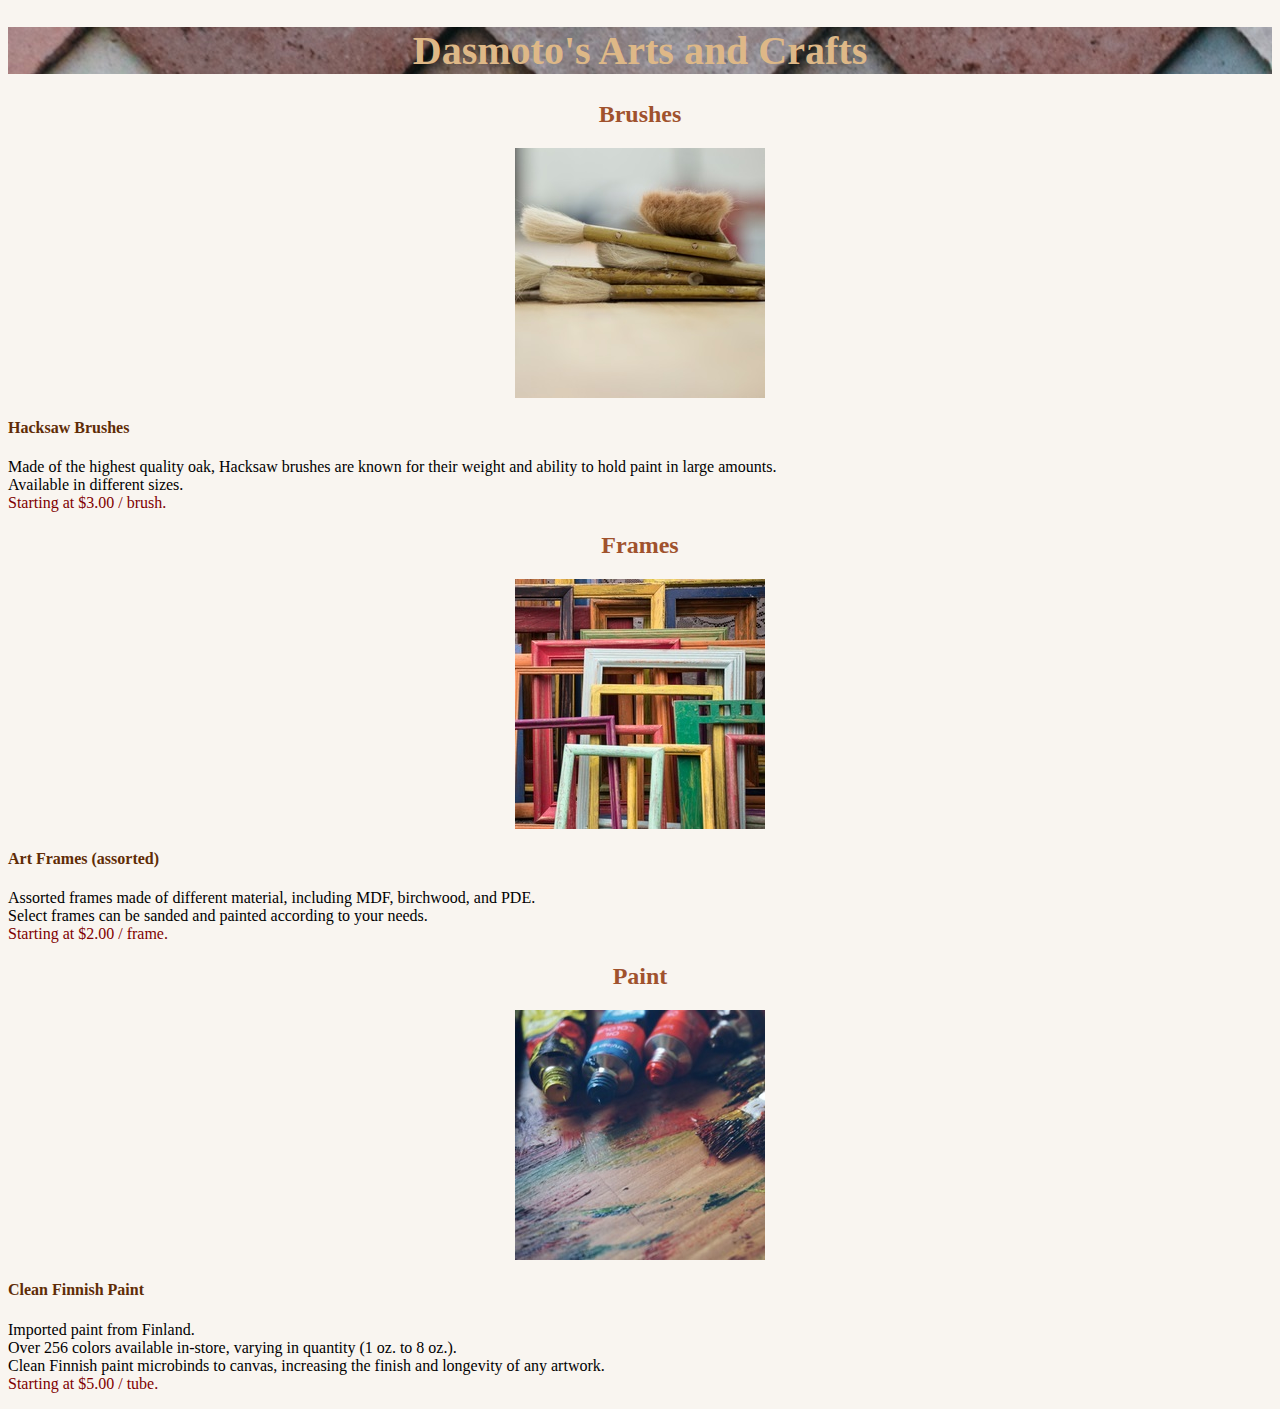
<file: dasmotos_arts_and_crafts/index.html>
<!DOCTYPE html>
<html>
  <head>
    <title>Dasmoto's Arts and Crafts</title>
    <link type="text/css" rel="stylesheet" href="./css/index.css"/>
  </head>
  <body>
    <div id="header">
      <h1>Dasmoto's Arts and Crafts</h1>
    </div>
    <div id="brushes">
      <h2>Brushes</h2>
      <img src="./img/hacksaw.jpeg" />
      <h4>Hacksaw Brushes</h4>
      <p>
        Made of the highest quality oak, Hacksaw brushes are known for their
        weight and ability to hold paint in large amounts. <br />
        Available in different sizes.<br />
        <span>Starting at $3.00 / brush.</span>
      </p>
    </div>
    <div id="frames">
      <h2>Frames</h2>
      <img src="./img/frames.jpeg" />
      <h4>Art Frames (assorted)</h4>
      <p>
        Assorted frames made of different material, including MDF, birchwood,
        and PDE.<br />
        Select frames can be sanded and painted according to your needs.<br />
        <span>Starting at $2.00 / frame.</span>
      </p>
    </div>
    <div id="paint">
      <h2>Paint</h2>
      <img src="./img/finnish.jpeg" />
      <h4>Clean Finnish Paint</h4>
      <p>
        Imported paint from Finland.<br />
        Over 256 colors available in-store, varying in quantity (1 oz. to 8
        oz.).<br />
        Clean Finnish paint microbinds to canvas, increasing the finish and
        longevity of any artwork.<br />
        <span>Starting at $5.00 / tube.</span>
      </p>
    </div>
  </body>
</html>
</file>
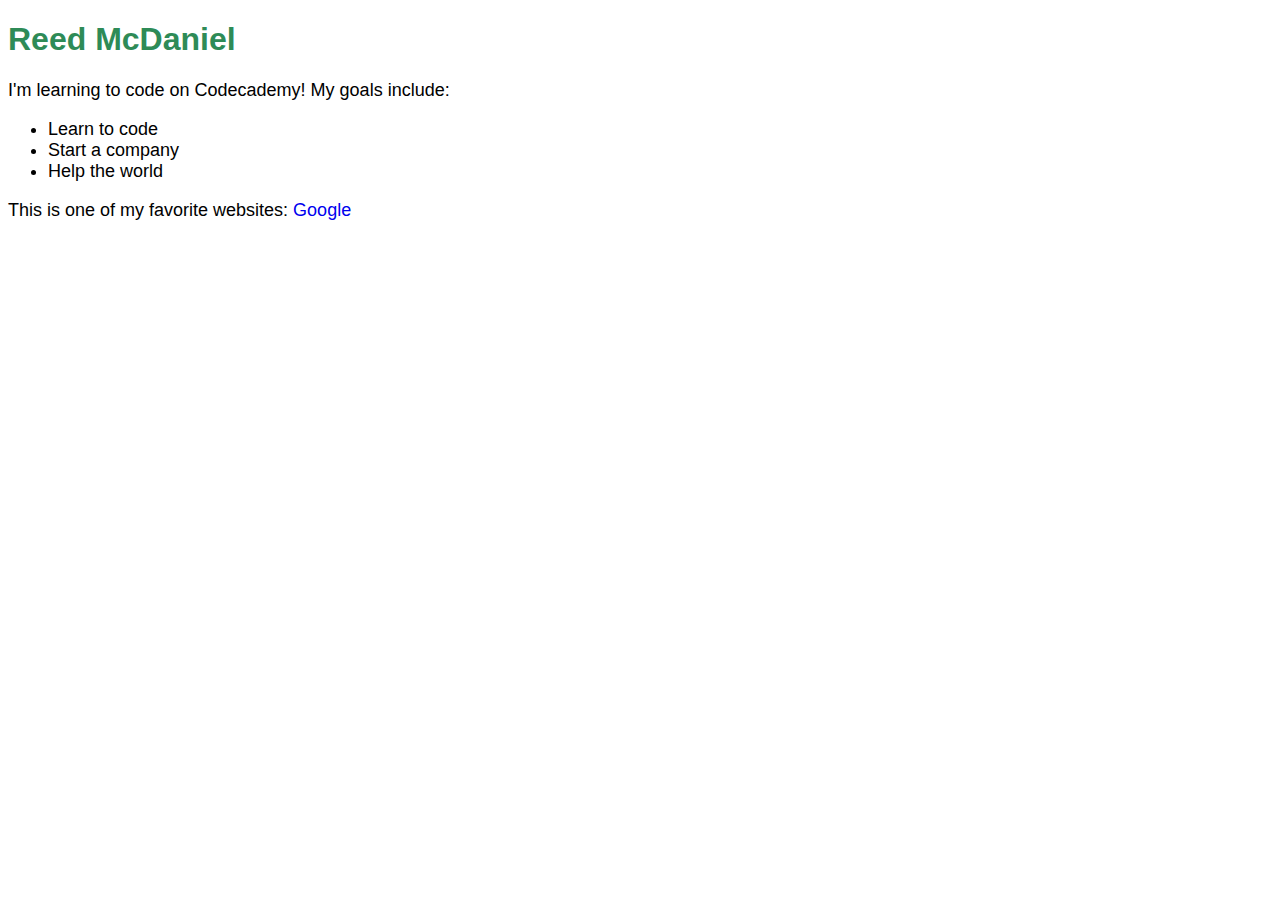
<file: first_website/index.html>
<!DOCTYPE html>
<html>
<head>
  <title>First Website</title>
  <link href="./resources/css/index.css" type="text/css" rel="stylesheet">

</head>
<body>
  <h1>Reed McDaniel</h1>
  <p>I'm learning to code on Codecademy! My goals include:</p>
  <ul>
    <li>Learn to code</li>
    <li>Start a company</li>
    <li>Help the world</li>
  </ul>
  <p>This is one of my favorite websites: <a href="https://www.google.com/" target="_blank">Google</a></p>
</body>
</html>
</file>
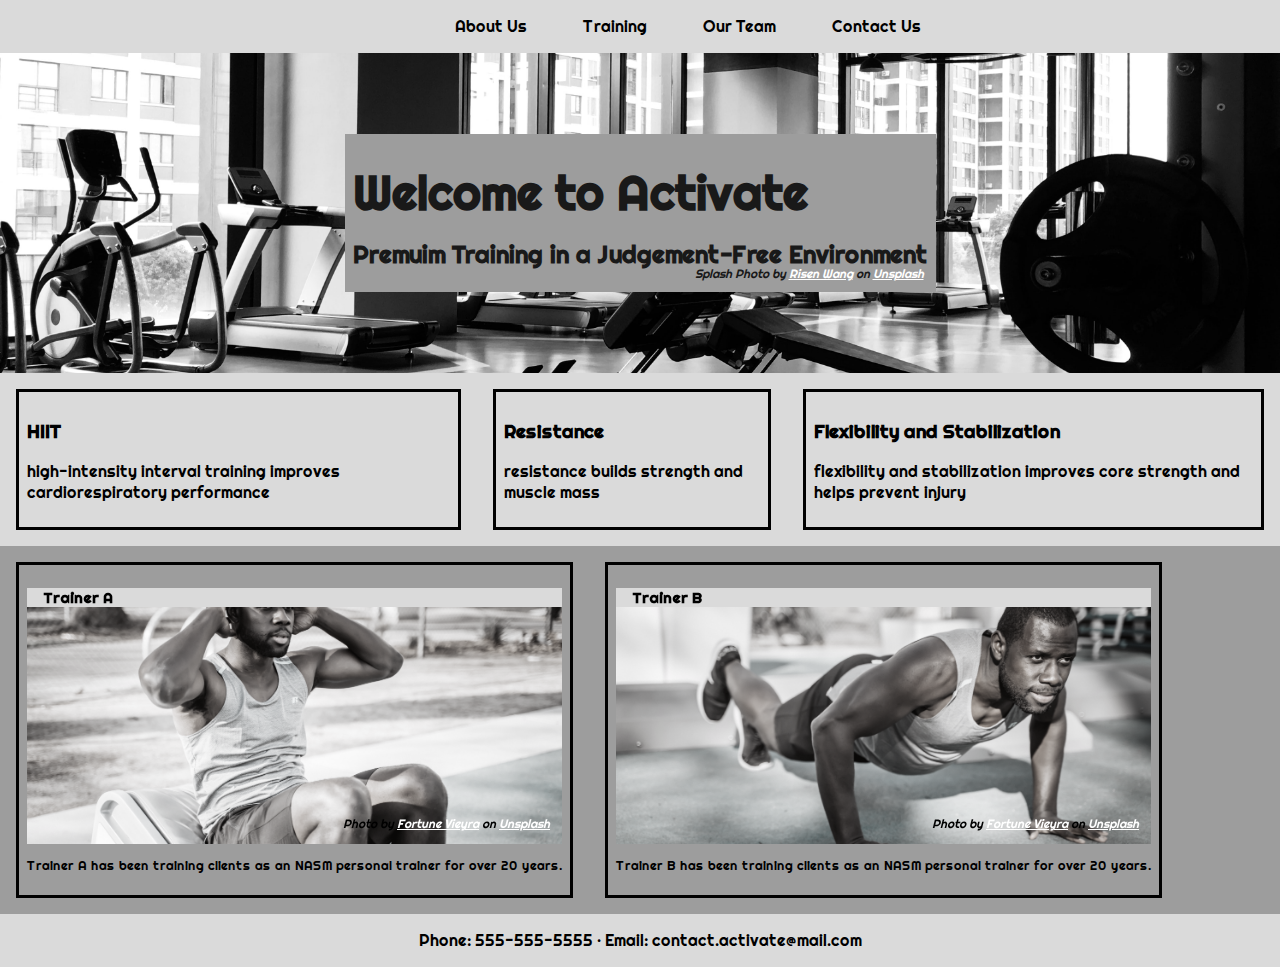
<file: flexbox-business-site-starting/index.html>
<!DOCTYPE html>

<html>
  <head>
    <link rel="shortcut icon" href="favicon.ico" type="image/x-icon">
    <link rel="stylesheet" href="./styles.css">
    <link rel="preconnect" href="https://fonts.googleapis.com"><link rel="preconnect" href="https://fonts.gstatic.com" crossorigin><link href="https://fonts.googleapis.com/css2?family=Righteous&display=swap" rel="stylesheet">
  </head>

  <body>
    <div id="header">
      <nav>
        <ul>
          <li><a href="#id">About Us</a></li>
          <li><a href="#training">Training</a></li>
          <li><a href="#team">Our Team</a></li>
          <li><a href="#footer">Contact Us</a></li>
        </ul>
      </nav>
    </div>
    <div id="splash">
      <div class="photo_container">
        <div id="welcome">
          <h1>Welcome to Activate</h1>
          <h2>Premuim Training in a Judgement-Free Environment</h3>
          <span class="photo_credit"> Splash Photo by <a href="https://unsplash.com/@risennnnn?utm_source=unsplash&utm_medium=referral&utm_content=creditCopyText">Risen Wang</a> on <a href="https://unsplash.com/s/photos/gym?utm_source=unsplash&utm_medium=referral&utm_content=creditCopyText">Unsplash</a></span>
        </div>
      </div>
    </div>
    <div id="training">
      <div class="training_style">
        <h3>HIIT</h3>
        <p> high-intensity interval training improves cardiorespiratory performance</p>
      </div>
      <div class="training_style">
        <h3>Resistance</h3>
        <p>resistance builds strength and muscle mass</p>
      </div>
      <div class="training_style">
        <h3>Flexibility and Stabilization</h3>
        <p>flexibility and stabilization improves core strength and helps prevent injury</p>
      </div>
    </div>
    <div id="team">
      <div class="trainer_profile">
        <div id="trainer_a" class="photo_container trainer_photo">
          <h3>Trainer A</h3>
          <span class="photo_credit">Photo by <a href="https://unsplash.com/@fortunevieyra?utm_source=unsplash&utm_medium=referral&utm_content=creditCopyText">Fortune Vieyra</a> on <a href="https://unsplash.com/s/photos/fortune-vieyra?utm_source=unsplash&utm_medium=referral&utm_content=creditCopyText">Unsplash</a>
          </span>
        </div>
        <p>
          Trainer A has been training clients as an NASM
          personal trainer for over 20 years.
        </p>
      </div>
      <div class="trainer_profile">
        <div id="trainer_b" class="photo_container trainer_photo">
          <h3>Trainer B</h3>
          <span class="photo_credit">Photo by <a href="https://unsplash.com/@fortunevieyra?utm_source=unsplash&utm_medium=referral&utm_content=creditCopyText">Fortune Vieyra</a> on <a href="https://unsplash.com/s/photos/fortune-vieyra?utm_source=unsplash&utm_medium=referral&utm_content=creditCopyText">Unsplash</a>
          </span>
        </div>
        <p>
          Trainer B has been training clients as an NASM
          personal trainer for over 20 years.
        </p>
      </div>
    </div>
    <div id="footer">
      <p>Phone: 555-555-5555 &middot Email: contact.activate@mail.com</p>
    </div>
  </body>
</html>
</file>
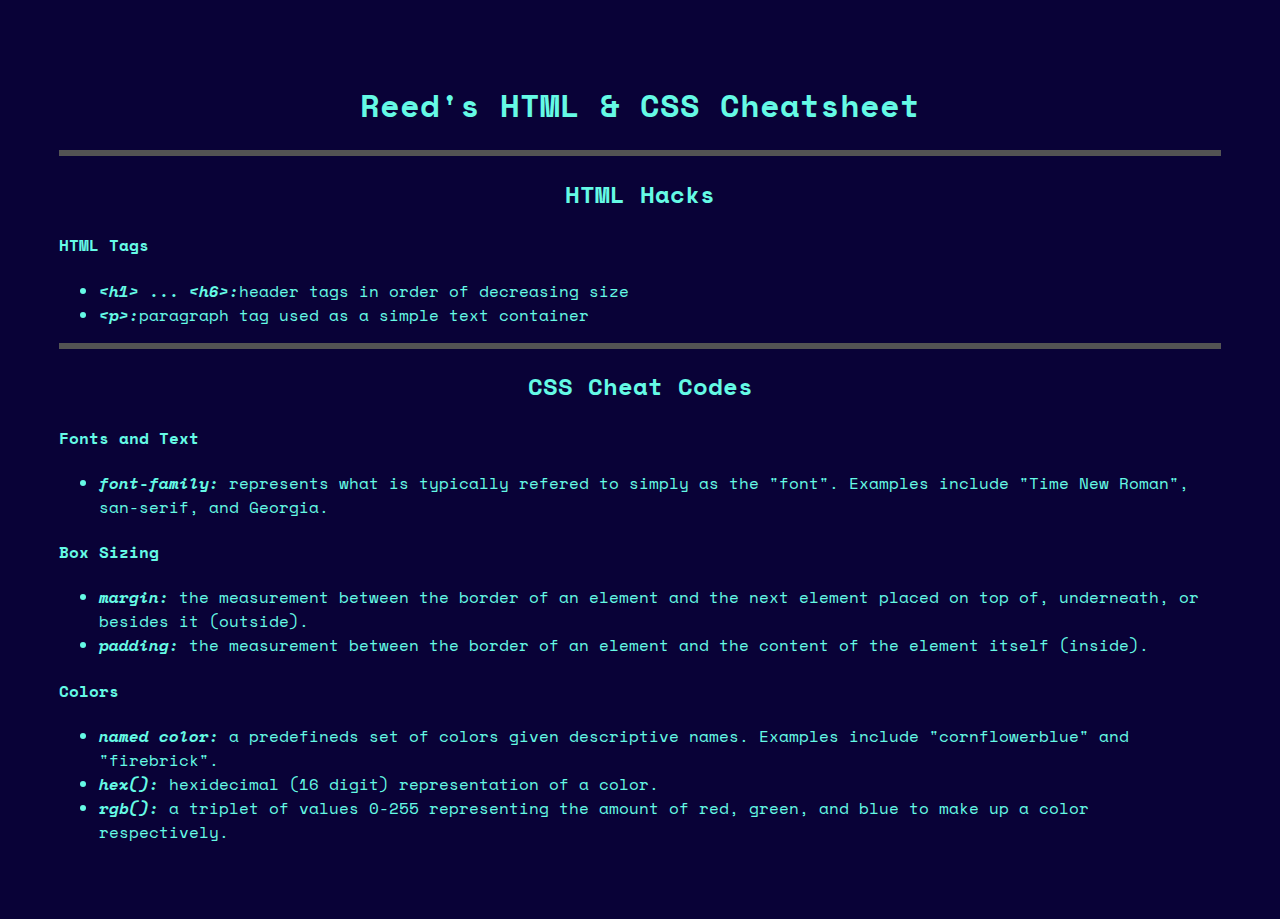
<file: html-css-cheatsheet-starting/index.html>
<!DOCTYPE html>
<html>
  <head>
    <title>Reed's HTML & CSS Cheatsheet</title>
    <link rel="preconnect" href="https://fonts.googleapis.com">
    <link rel="preconnect" href="https://fonts.gstatic.com" crossorigin>
    <link href="https://fonts.googleapis.com/css2?family=Space+Mono&display=swap" rel="stylesheet">
    <link rel="stylesheet" href="./styles.css">
  </head>
  <body>
    <div id="container">
      <div id="intro"><h1>Reed's HTML & CSS Cheatsheet</h1></div>
      <hr>
      <div id="html">
        <h2>HTML Hacks</h2>
        <h4>HTML Tags</h4>
        <ul>
          <li><span id="concept">&lth1&gt ... &lth6&gt:</span>header tags in order of decreasing size</li>
          <li><span id="concept">&ltp&gt:</span>paragraph tag used as a simple text container</li>
        </ul>
      </div>
      <hr>
      <div id="css">
        <h2>CSS Cheat Codes</h2>
        <h4>Fonts and Text</h4>
        <ul>
          <li><span id="concept">font-family:</span>
            represents what is typically refered to simply as the "font".
            Examples include "Time New Roman", san-serif, and Georgia.</li>
        </ul>
        <h4>Box Sizing</h4>
        <ul>
          <li><span id="concept">margin:</span>
            the measurement between the border of an element and the next element
            placed on top of, underneath, or besides it (outside).</li>
          <li><span id="concept">padding:</span>
            the measurement between the border of an element
            and the content of the element itself (inside).</li>
        </ul>
        <h4>Colors</h4>
        <ul>
          <li><span id="concept">named color:</span>
            a predefineds set of colors given descriptive names.
            Examples include "cornflowerblue" and "firebrick".</li>
          <li><span id="concept">hex():</span>
            hexidecimal (16 digit) representation of a color.</li>
          <li><span id="concept">rgb():</span>
            a triplet of values 0-255 representing the amount of
            red, green, and blue to make up a color respectively.</li>
        </ul>
      </div>
    </div>
  </body>
</html>
</file>
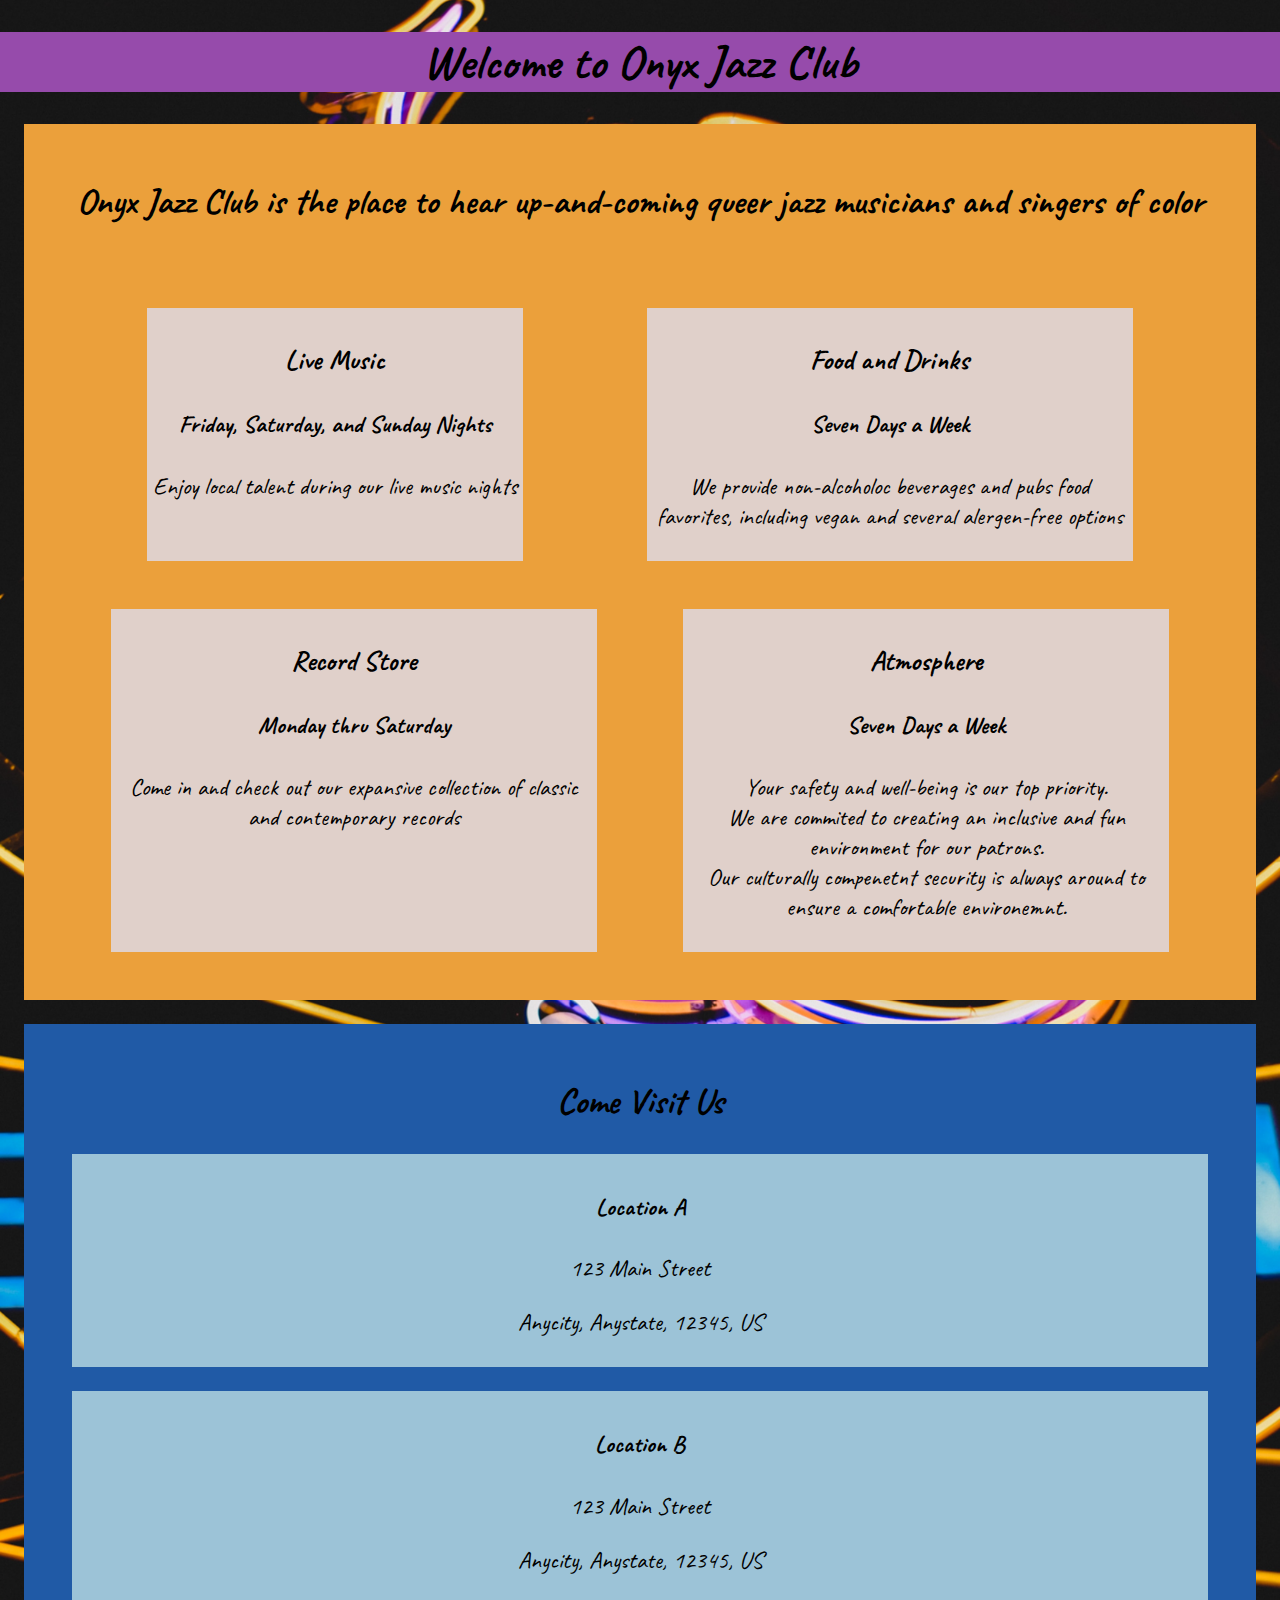
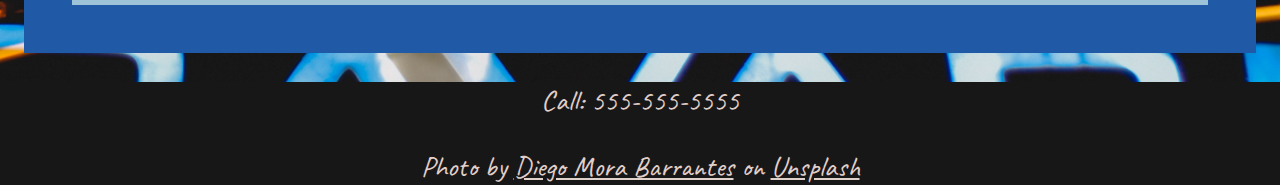
<file: responsive-club-starting/index.html>
<!DOCTYPE html>
<html>
  <head>
    <link rel="stylesheet" href="./styles.css">
    <link rel="preconnect" href="https://fonts.googleapis.com"><link rel="preconnect" href="https://fonts.gstatic.com" crossorigin>
    <link href="https://fonts.googleapis.com/css2?family=Caveat:wght@400;500;600;700&display=swap" rel="stylesheet">
  </head>
  <body>
    <div id="content_container">
      <div id="welcome">
        <h1>Welcome to Onyx Jazz Club</h1>
      </div>
      <div id="about">
        <h2>Onyx Jazz Club is the place to hear up-and-coming queer jazz musicians and singers of color</h2><br>
        <div id="features">
          <div class="feature_container">
            <h3>Live Music</h3>
            <h4>Friday, Saturday, and Sunday Nights</h4>
            <p>Enjoy local talent during our live music nights</p>
          </div>
          <div class="feature_container">
            <h3>Food and Drinks</h3>
            <h4>Seven Days a Week</h4>
            <p>
              We provide non-alcoholoc beverages and pubs food favorites,
              including vegan and several alergen-free options
            </p>
          </div>
          <div class="feature_container">
            <h3>Record Store</h3>
            <h4>Monday thru Saturday</h4>
            <p>
              Come in and check out our expansive collection
              of classic and contemporary records
            </p>
          </div>
          <div class="feature_container">
            <h3>Atmosphere</h3>
            <h4>Seven Days a Week</h4>
            <p>
              Your safety and well-being is our top priority.<br>
              We are commited to creating an inclusive and fun environment for our patrons.<br>
              Our culturally compenetnt security is always around to ensure a comfortable environemnt.
            </p>
          </div>
        </div>

      </div>
      <div id="visit">
        <h2>Come Visit Us</h2>
        <div id="locations">
          <div class="location_container">
            <h4>Location A</h3>
            <p>123 Main Street</p>
            <p>Anycity, Anystate, 12345, US</p>
          </div>
          <div class="location_container">
            <h4>Location B</h3>
              <p>123 Main Street</p>
            <p>Anycity, Anystate, 12345, US</p>
          </div>
        </div>
      </div>
      <div id="footer">
        <p>Call: 555-555-5555</p>
        <span>Photo by <a href="https://unsplash.com/@diepresivo?utm_source=unsplash&utm_medium=referral&utm_content=creditCopyText">Diego Mora Barrantes</a> on <a href="https://unsplash.com/s/photos/jazz-club?utm_source=unsplash&utm_medium=referral&utm_content=creditCopyText">Unsplash</a>
        </span>
      </div>
    </div>
  </body>
</html>
</file>
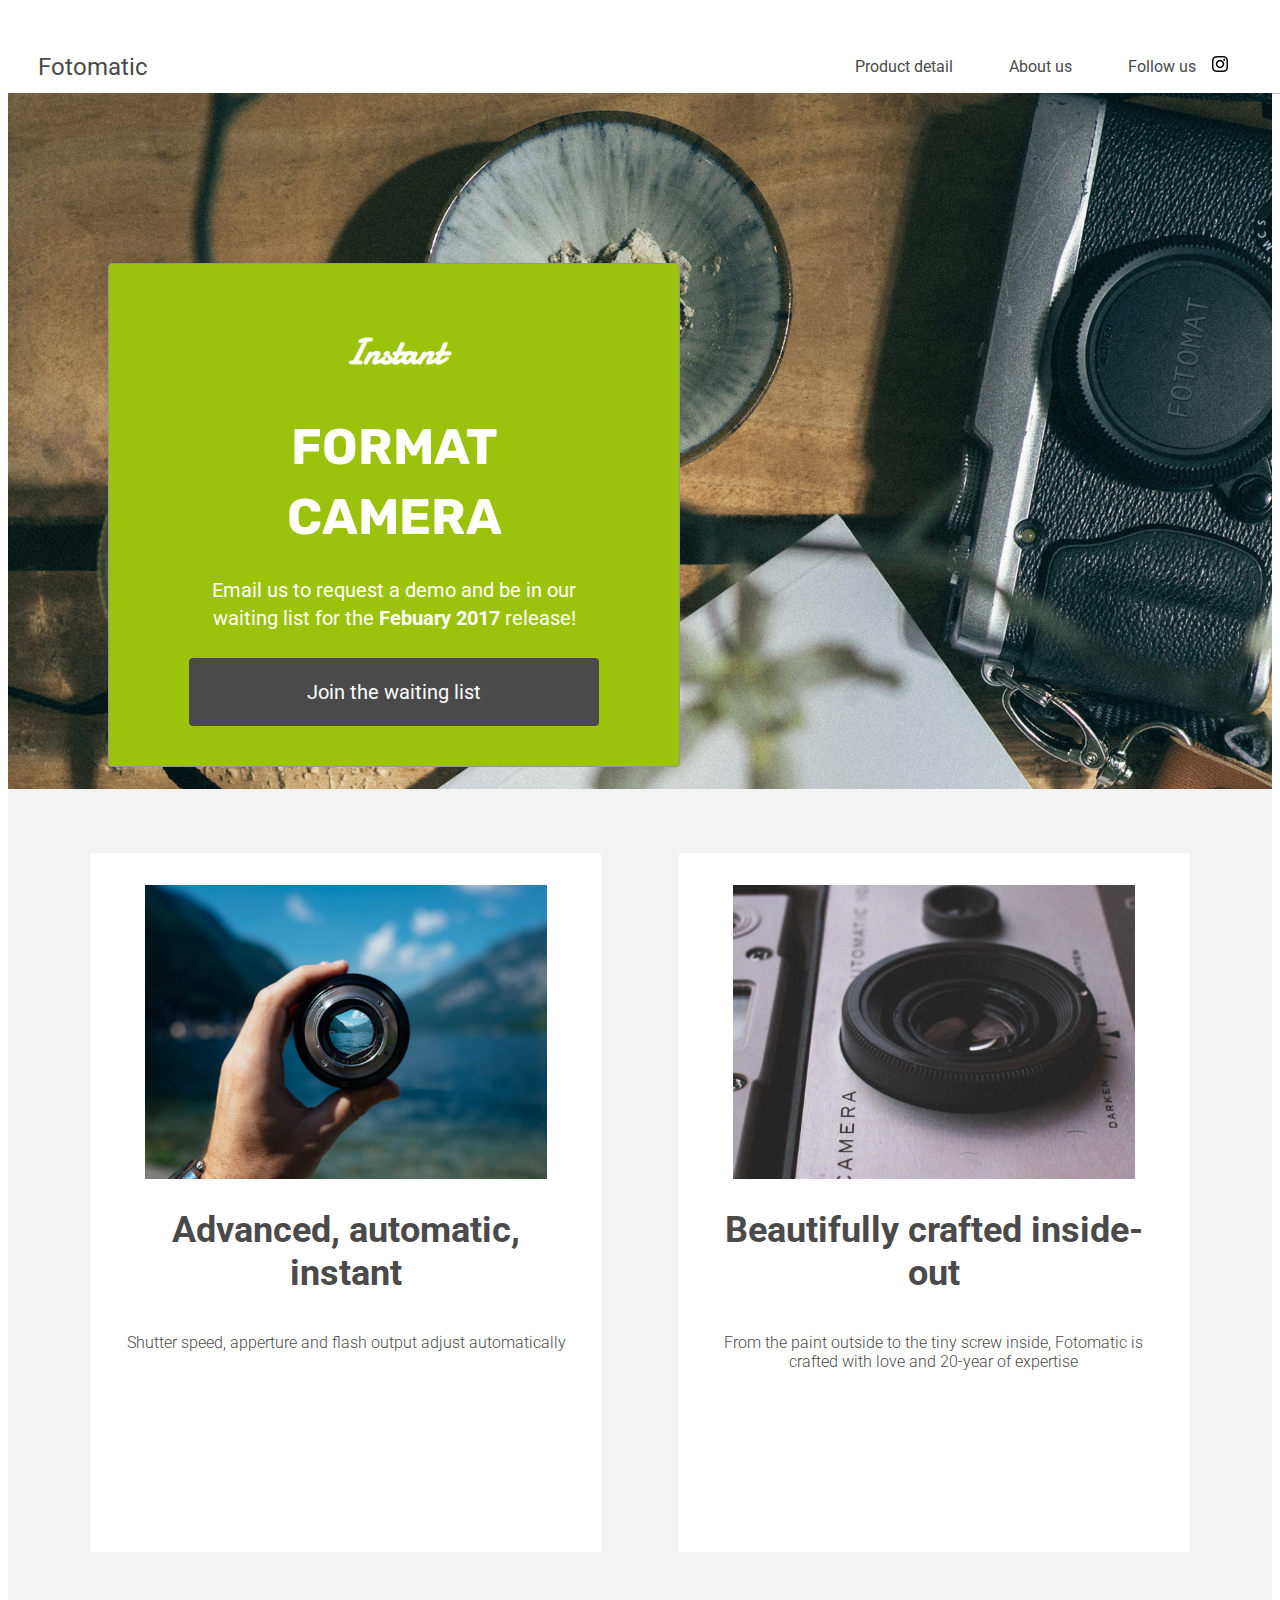
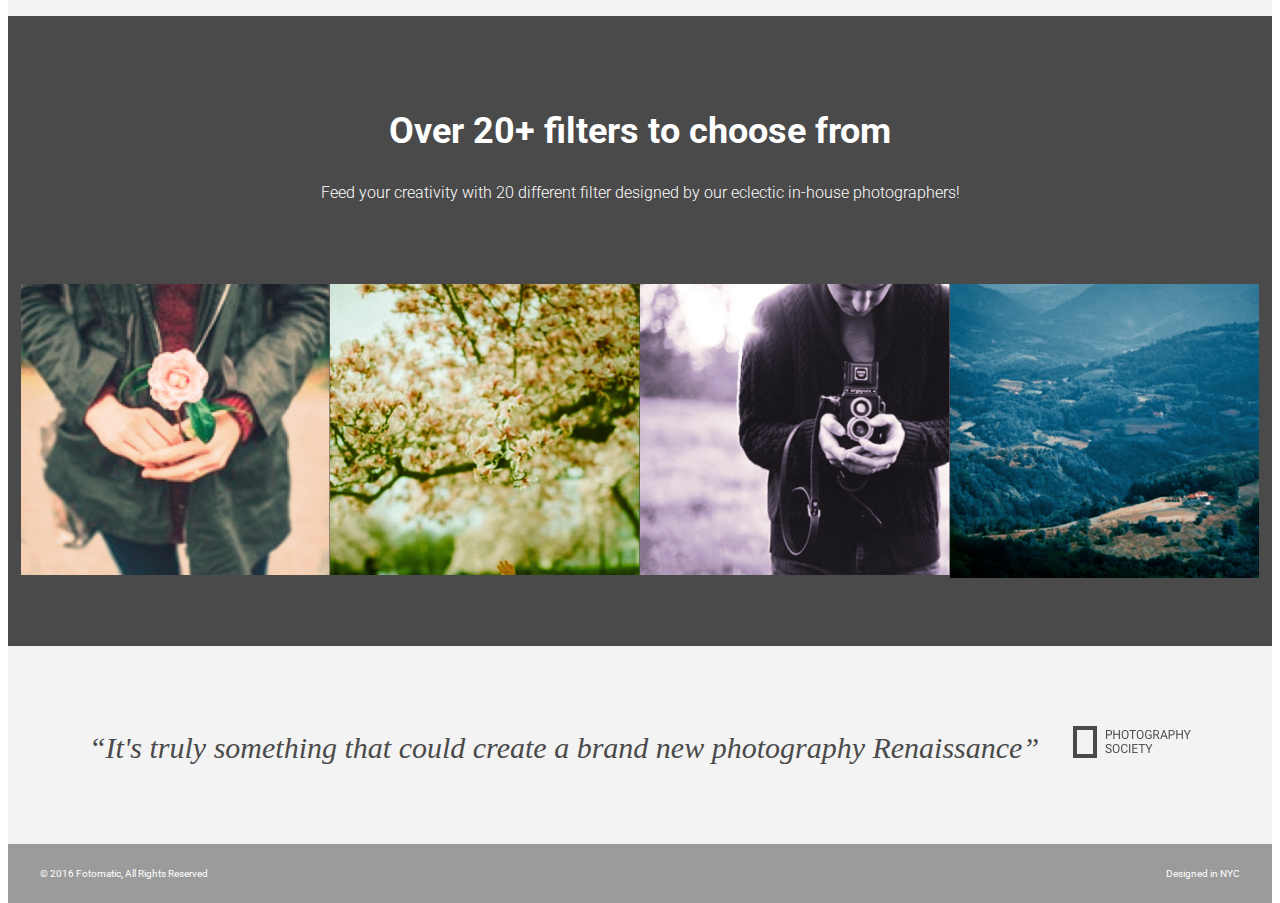
<file: fotomatic/F1C1_start/index.html>
<!DOCTYPE html>
<html>
<head>
  <link href="https://fonts.googleapis.com/css?family=Damion" rel="stylesheet">
  <link href="https://fonts.googleapis.com/css?family=Rubik" rel="stylesheet">
  <link href="https://fonts.googleapis.com/css?family=Roboto:300,400,600,700" rel="stylesheet">
  <link rel="stylesheet" href="./resources/css/style.css">
  <meta charset="UTF-8">
</head>
<body>
  <!-- Header -->
  <header>
    <div class="content">
      <a href="index.html" class="desktop logo">Fotomatic</a>
      <nav class="desktop">
        <ul>
          <li><a href="#">Product detail</a></li>
          <li><a href="#">About us</a></li>
          <li><a href="https://www.instagram.com/">Follow us <img class="icon" src="./resources/images/instagram.png"></a></li>
        </ul>
      </nav>
      <nav class="mobile">
        <ul>
          <li><a href="#"><img src="./resources/images/ic-logo.svg"></a></li>
          <li><a href="#"><img src="./resources/images/ic-product-detail.svg"></a></li>
          <li><a href="#"><img src="./resources/images/ic-about-us.svg"></a></li>
          <li><a href="#" class="button">Join us</a></li>
        </ul>
      </nav>
    </div>
  </header>

  <!-- Main Content -->
  <div class="main-content">

    <!-- Sign Up Section -->
    <div id="sign-up-section" class="banner">
      <div id="sign-up-cta">
        <div class="content center">
          <div class="header">
            <h2 class="cursive">Instant</h2>
            <h1 class="striking">FORMAT CAMERA</h1>
          </div>
          <div class="email">
            <span>
              Email us to request a demo and be in our waiting list for the <strong>Febuary 2017</strong> release!
            </span>
            <div class="button">Join the waiting list</div>
          </div>
        </div>
      </div>
    </div>

    <!-- Features Section -->
    <div id="features-section">
      <div class="feature">
        <div class="center">
          <div class="image-container">
            <img src="./resources/images/feature-1.png" />
          </div>
          <div class="content">
            <h2>Advanced, automatic, instant</h2>
            <h3>Shutter speed, apperture and flash output adjust automatically</h3>
          </div>
        </div>
      </div>
      <div class="feature">
        <div class="center">
          <div class="image-container">
            <img src="./resources/images/feature-2.png" />
          </div>
          <div class="content">
            <h2>Beautifully crafted inside-out</h2>
            <h3>From the paint outside to the tiny screw inside, Fotomatic is crafted with love and 20-year of expertise</h3>
          </div>
        </div>
      </div>
    </div>

    <!-- Filters Section -->
    <div id="filters-section">
      <div class="content center">
        <h2>Over 20+ filters to choose from</h2>
        <h3>Feed your creativity with 20 different filter designed by our eclectic in-house photographers!</h3>
      </div>
      <div class="images-container">
        <div class="image-container">
          <img src="./resources/images/filter-1.png" />
        </div>
        <div class="image-container">
          <img src="./resources/images/filter-2.png" />
        </div>
        <div class="image-container">
          <img src="./resources/images/filter-3.png" />
        </div>
        <div class="image-container extra">
          <img src="./resources/images/filter-4.png" />
        </div>
      </div>
    </div>

    <!-- Quotes Section -->
    <div id="quotes-section">
      <div class="content center">
        <span class="quote">“It's truly something that could create a brand new photography Renaissance”</span>
        <img class="quote-citation" src="./resources/images/photography-logo.png" />
      </div>
    </div>

    <!-- Footer -->
    <footer>
      <div class="content">
        <span class="copyright">© 2016  Fotomatic, All Rights Reserved</span>
        <span class="location">Designed in NYC</span>
      </div>
    </footer>

  </div>
</body>
</html>
</file>
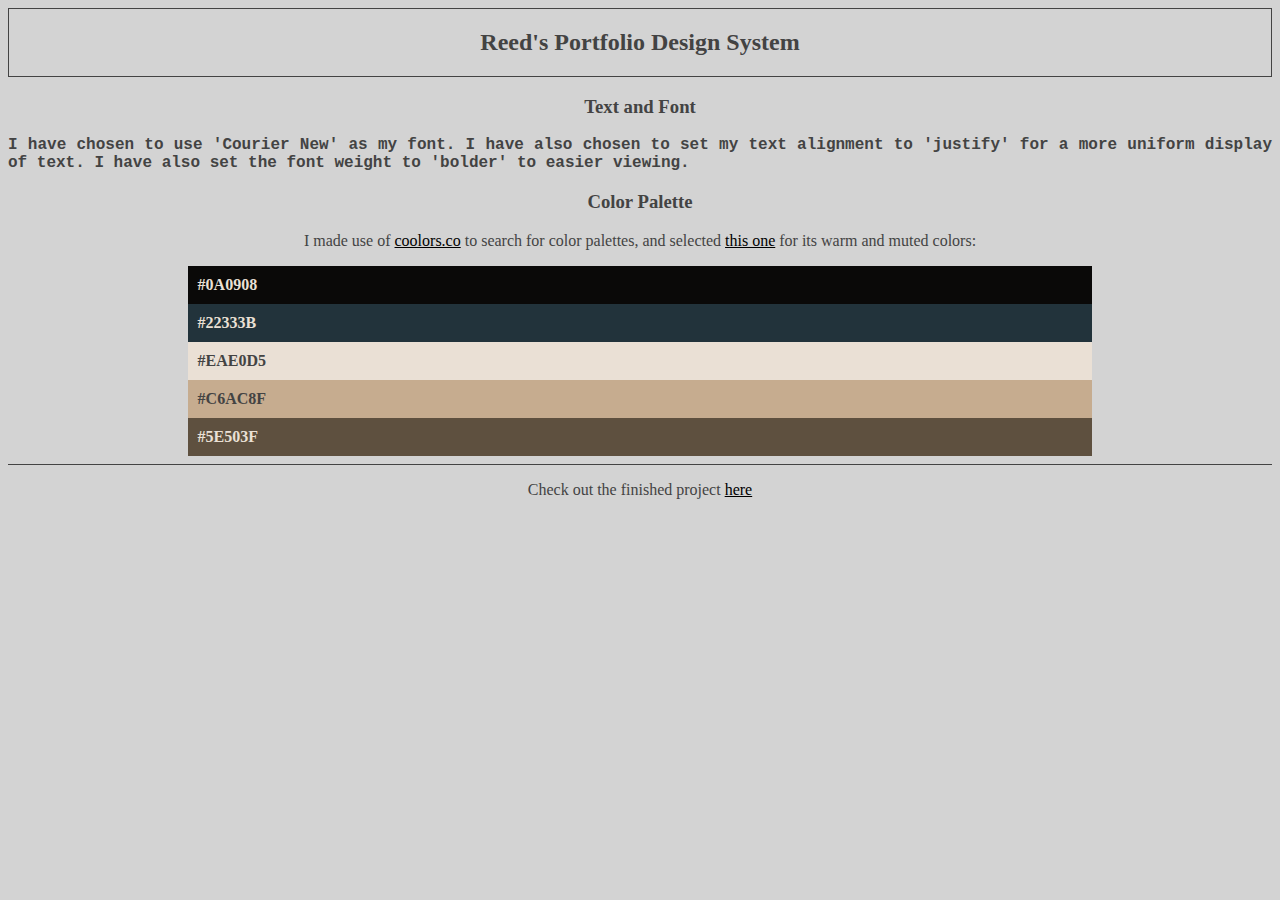
<file: website-design-system-starting/starting/index.html>
<!DOCTYPE html>
<html>
  <head>
    <title>Reed's Portfolio Design System</title>
    <link rel="stylesheet" href="./styles.css">
  </head>
  <body>
    <header>
      <div><h2>Reed's Portfolio Design System</h2></div>
    </header>
    <main>
      <div class="style_element">
        <h3 class="section_headers">Text and Font</h3>
        <p id="font">
          I have chosen to use 'Courier New' as my font.
          I have also chosen to set my text alignment to 'justify' for
          a more uniform display of text.
          I have also set the font weight to 'bolder' to easier viewing.
        </p>
      </div>
      <div id="colors" class="style_element">
        <h3 class="section_headers">Color Palette</h3>
        <p>
          I made use of <a href="https://coolors.co/">coolors.co</a> to search
          for color palettes, and selected <a href="https://coolors.co/palette/0a0908-22333b-eae0d5-c6ac8f-5e503f">this one</a>
          for its warm and muted colors:
        </p>
        <div id="near_black_color" class="color_swatch">
          <span class="color_swatch_label">#0A0908</span>
        </div>
        <div id="dark_teal_color" class="color_swatch">
          <span class="color_swatch_label">#22333B</span>
        </div>
        <div id="cream_color" class="color_swatch">
          <span class="color_swatch_label">#EAE0D5</span>
        </div>
        <div id="toffee_color" class="color_swatch">
          <span class="color_swatch_label">#C6AC8F</span>
        </div>
        <div id="coacoa_color" class="color_swatch">
          <span class="color_swatch_label">#5E503F</span>
        </div>
      </div>
    </main>
    <hr>
    <footer>
      <div>
        <p>Check out the finished project <a href="https://reed-mcdaniel-716.github.io">here</a></p>
      </div>
    </footer>
  </body>
</html>
</file>
<file: dasmotos_arts_and_crafts/css/index.css>
body {
  background-color: rgb(249, 245, 240);
  font-family: "Cambria";
}

#header {
  background-image: url('../img/pattern.jpeg');
  font-size: 20px;
  text-align: center;
  color: burlywood;
}

h2 {
  color: sienna;
  text-align: center;
}

h4 {
  color: rgb(96, 44, 6);
}

span {
  color: maroon;
}

img {
  display: block;
  margin-left: auto;
  margin-right: auto;
}
</file>
<file: first_website/resources/css/index.css>
* {
  font-family: Helvetica, Arial, sans-serif;
}
 
 
h1 {
  color: SeaGreen;
}
 
 
p, 
li {
  font-size: 18px;
}
 
 
a {
  text-decoration: none;
}
</file>
<file: flexbox-business-site-starting/styles.css>
/* Universal */

:root
{
  --light-gray-color: rgb(218, 218, 218);
  --medium-gray-color: rgb(157, 157, 157);
  --dark-gray-color: rgb(25, 25, 25);
}

html, body {
  font-size: 16px;
  padding: 0;
  margin: 0;
  background-color: var(--light-gray-color);
  font-family: 'Righteous', cursive;
}

a {
  color: black;
  text-decoration: none;
}

a:hover {
  text-decoration: underline;
}

.photo_credit {
  font-size: 0.75rem;
  font-style: italic;
  position: absolute;
  padding: 0.75rem;
  bottom: 0;
  right: 0;
}

.photo_container {
  position: relative;
}

.photo_credit a {
  color: white;
  text-decoration: underline;
}

img {
  width: 100%;
  height: auto;
}

/* Header */
nav ul {
  display: flex;
  flex: 1;
  align-content: space-around;
  justify-content: center;
  row-gap: 1rem;
}

li {
  list-style-type: none;
  padding-left: 3.5rem;
}

/* Splash */

#splash {
  display: flex;
  flex: 1;
  color: var(--dark-gray-color);
  height: 20rem;
  background-size: cover;
  background-position: center center;
  background-repeat: no-repeat;
  background-image: url('./images/risen-wang-20jX9b35r_M-unsplash.jpg');
  justify-content: center;
  align-items: center;
}

#splash #welcome {
  background-color: var(--medium-gray-color);
  padding: 0.5rem;
  line-height: 0.8;
}

#splash h1 {
  font-size: 3rem;
}

/* Training */
#training {
  display: flex;
}

.training_style {
  border:  0.2rem solid black;
  margin: 1rem;
  padding: 0.5rem;
}

/* Team */
#team {
  display: flex;
  flex: 1;
  background-color: var(--medium-gray-color);
}

.trainer_profile {
  border:  0.2rem solid black;
  margin: 1rem;
  padding: 0.5rem;
  min-height: 16rem;
  font-size: 0.8rem;
}

.trainer_photo {
  min-height: 16rem;
  height: 70%;
}

.trainer_photo h3 {
  background-color: var(--light-gray-color);
  padding-left: 1rem;
}

#trainer_a {
  background-size: cover;
  background-position: center center;
  background-repeat: no-repeat;
  background-image: url('./images/fortune-vieyra-eCKIeu1Lkok-unsplash.jpg');
  filter: grayscale(90%);
}

#trainer_b {
  background-size: cover;
  background-position: center center;
  background-repeat: no-repeat;
  background-image: url('./images/fortune-vieyra-jD4MtXnsJ6w-unsplash.jpg');
  filter: grayscale(90%);
}

/* Footer */
#footer {
  display: flex;
  justify-content: center;
}

/* Smaller Screen */

@media only screen and (max-width: 680px) {
  nav ul {
    flex-direction: column;
  }

  #training, #team {
    flex-direction: column;
  }
}
</file>
<file: html-css-cheatsheet-starting/styles.css>
body {
  font-family: "Space Mono", sans-serif;
  background-color: #090237;
  color:#65FAE5;
  padding: 4%;
}

h1, h2 {
  text-align: center;
}

li #concept {
  font-weight: bolder;
  font-style: italic;
}

hr {
  border: solid #535353;
}
</file>
<file: responsive-club-starting/styles.css>
/* Universal */
/*
Colors pulled from
https://unsplash.com/photos/VZ97bBOKxw8?utm_source=unsplash&utm_medium=referral&utm_content=creditShareLink 
using the coolors.com generator
*/
:root {
  --bdazzled-blue: #205AA6ff;
  --champagne-pink: #E0D0CAff;
  --marigold: #EBA03Bff;
  --purpureus: #964BABff;
  --dark-sky-blue: #9CC3D7ff;
  --eerie-black: #181718ff;
}

html, body {
  padding: 0;
  margin: 0;
  font-size: 24px;
  font-family: 'Caveat', cursive;
  text-align: center;
}

body {
  background-color: var(--eerie-black);
  background-image: url('./images/diego-mora-barrantes-VZ97bBOKxw8-unsplash.jpg');
  background-size: cover;
  background-repeat: no-repeat;
  background-position: center center;
}

a {
  color: var(--champagne-pink);
}

a:hover {
  font-weight: 700;
}

#content_container {
}

/* Welcome */

#welcome {
  background-color: var(--purpureus);
}

/* About */

#about {
  background-color: var(--marigold);
  padding: 1rem;
  margin: 1rem;
}

#features {
  display: flex;
  flex: 1;
  justify-content: space-evenly;
  flex-wrap: wrap;
}

.feature_container {
  background-color: var(--champagne-pink);
  margin: 1rem;
  padding: 0.25rem;
  min-width: 10rem;
  max-width: 40%;
}

/* Come Visit Us */

#visit {
  background-color: var(--bdazzled-blue);
  padding: 1rem;
  margin: 1rem;
}

.locations {
  display: flex;
  flex: 1;
  justify-content: space-evenly;
  flex-wrap: wrap;
  margin: 1.5rem;
}

.location_container {
  background-color: var(--dark-sky-blue);
  margin: 1rem;
  padding: 0.25rem;
  min-width: 20rem;
  min-width: 10rem;
}

/* Footer */

#footer {
  background-color: var(--eerie-black);
  color: var(--champagne-pink);
  font-size: 1.2rem;
}

/* Smaller Screens */

@media only screen and (max-width: 800px) {
  html, body {
    font-size: 18px;
  }
}
</file>
<file: fotomatic/F1C1_start/resources/css/style.css>
/* Universal Styles */

html {
  font-family: "Roboto", sans-serif;
  font-size: 16px;
}

.main-content {
  position: relative;
  top: 5.3125rem; /* To offset for fixed header. */
}

.center {
  text-align: center;
}

.button {
  border-radius: 4px;
  background-color: #4a4a4a;
  color: white;
}

.image-container {
  overflow: hidden;
}

.image-container img {
  display: block;
  width: 100%;
  height: auto;
}

@media only screen and (max-width: 760px) {
  .main-content {
    top: 2.5625rem;
  }
}

/* Header */

header {
  position: fixed;
  width: 100%;
  height: 5.3125rem;
  border-bottom: solid 1px #c6c1c1;
  background-color: white;
}

header .content {
  display: flex;
  align-items: center;
  padding: 1.875rem;
}

header .logo {
  flex: 1;
}

header nav ul {
  display: flex;
}

nav li {
  padding-left: 3.5rem;
  list-style-type: none;
}

nav a {
  vertical-align: bottom;
  line-height: 1.6;
  font-size: 1rem;
  color: #4a4a4a;
  text-decoration: none;
}

header .icon {
  width: 1rem;
  padding-left: .75rem;
  margin-right: 1.875rem;
}

header .mobile {
  display: none;
}

header .desktop.logo {
  font-family: 'Roboto';
  font-weight: 400;
  font-size: 1.5rem;
  color: #4a4a4a;
  text-decoration: none;
}

@media only screen and (max-width: 760px) {
  header .desktop {
    display: none;
  }

  header .mobile {
    display: block;
    width: 100%;
    height: 3rem;
    position: fixed;
  }

  header .content {
    padding: .5rem 0;
  }

  header .mobile ul {
    display: flex;
    justify-content: space-around;
    align-items: center;
    width: 100%;
  }

  header .mobile li {
    padding: 0;
  }

  header .mobile .button {
    padding: .1875rem .5rem;
    background-color: #9dc20b;
    line-height: 1.6;
    color: white;
    border-radius: 0.25rem;
  }
}

/* Sign Up Section */
#sign-up-section {
  display: flex;
  justify-content: flex-start;
  align-items: flex-start;
  height: 43.5rem;
  background-image: url('../images/banner-landingpage.jpg');
}

#sign-up-cta {
  padding: 0 5rem 2.5rem 5rem;
  border: solid 1px #979797;
  border-radius: 4px;
  background-color: #9dc20b;
  margin-top: 10.625rem;
  margin-bottom: 10.625rem;
  margin-left: 6.25rem;
  padding-top: 2rem;
}

#sign-up-cta .content {
  width: 25.625rem;
  margin-top: 2rem;
  font-family: "Roboto", sans-serif;
  font-size: 1.25rem;
  line-height: 1.4;
  color: white;
}

#sign-up-cta h1 {
  font-size: 3.125rem;
}

#sign-up-cta h2 {
  font-size: 2.25rem;
}

#sign-up-cta span strong {
  font-weight: bold;
}

#sign-up-cta .cursive {
  font-family: "Damion", cursive;
}

#sign-up-cta .striking {
  font-family: "Rubik", sans-serif;
  padding-bottom: .75rem;
  line-height: 1.4;
  margin-bottom: 0.75rem;
}

#sign-up-cta .button {
  margin-top: 1.625rem;
  padding: 1.25rem 7.25rem;
  line-height: 1.4;
  font-size: 1.25rem;
}

@media only screen and (max-width: 760px) {
  #sign-up-section {
    align-items: center;
    justify-content: center;
    height: 28rem;
  }

  #sign-up-cta {
    position: static;
    width: auto;
    height: auto;
    background-color: transparent;
    border: none;
  }

  #sign-up-cta .content {
    margin-top: 0;
  }

  #sign-up-cta .email {
    display: none;
  }

  #sign-up-cta h1 {
    font-size: 3.125rem;
  }

  #sign-up-cta h2 {
    font-size: 2.25rem;
  }
}

@media only screen and (max-width: 450px) {
  #sign-up-section {
    height: 20rem;
  }

  #sign-up-cta h1 {
    font-size: 2.25rem;
  }

  #sign-up-cta h2 {
    font-size: 2rem;
  }
}

/* Features Section */

#features-section {
  display: flex;
  justify-content: space-between;
  padding: 4rem 5%;
  background-color: #f3f3f3;
  column-gap: 2.375rem;
}

.feature {
  height: 39.6875rem;
  width: 16rem;
}

.feature {
  flex: 1;
  padding: 2rem;
  margin: 0px 1.25rem;
  background-color: white;
}

.feature .image-container {
  width: 90%;
  height: 65%;
  margin: 0 auto;
}

.feature .content {
  height: 11.6875rem;
}

.feature h2 {
  padding-bottom: .5rem;
  font-size: 2.25rem;
  line-height: 1.2;
  font-weight: bold;
  color: #4a4a4a;
}

.feature h3 {
  font-size: 1rem;
  line-height: 1.2;
  font-weight: 300;
  color: #4a4a4a;
}

@media only screen and (max-width: 890px) {
  .feature h2 {
    font-size: 1.125rem;
    line-height: 1.3;
    font-weight: normal;
  }

  .feature h3 {
    font-size: .875rem;
    line-height: 1.4;
  }
}

@media only screen and (max-width: 760px) {
  #features-section {
    flex-flow: column;
    padding: 1rem;
    align-items: center;
  }

  .feature {
    margin: 1rem;
    padding: 1.25rem 1rem 0 1rem;
  }
}

/* Filters Section */

#filters-section {
  padding: 4rem 0;
  background-color: #4a4a4a;
}

#filters-section .content {
  padding: 0 .625rem;
  margin-bottom: 5rem;
}

#filters-section .content h2 {
  font-size: 2.25rem;
  font-weight: bold;
  color: white;
}

#filters-section .content h3 {
  font-size: 1rem;
  line-height: 1.4;
  font-weight: 300;
  color: white;
}

#filters-section .images-container {
  display: inline-grid;
  grid-template-columns: repeat(4, 1fr);
  max-width: 100%;
  padding: 0 1%;
}

@media only screen and (max-width: 760px) {
  #filters-section {
    padding: 1.5rem 0 0 0;
  }

  #filters-section .content {
    margin-bottom: 1rem;
  }

  #filters-section .content h2 {
    padding-bottom: .625rem;
    font-size: 1.125rem;
    line-height: 1.3;
    font-weight: normal;
  }

  #filters-section .content h3 {
    font-size: .875rem;
    line-height: 1.4;
  }

  #filters-section .images-container {
    padding: 0;
  }

  #filters-section .extra {
    display: none;
  }
}

/* Quotes Section */

#quotes-section {
  background-color: #f3f3f3;
  padding: 5rem 0;
}

#quotes-section content {
}

#quotes-section .quote {
  padding-right: 1.875rem;
  font-family: "Palatino", serif;
  font-size: 1.875rem;
  line-height: 1.1;
  font-style: italic;
  color: #4a4a4a;
}

#quotes-section quote-citation {
  height: 1.875rem;
}

@media only screen and (max-width: 760px) {
  #quotes-section content {
    padding: 1.875rem .625rem;
  }

  #quotes-section .quote {
    font-size: 1.5rem;
    line-height: 1.4;
  }

  #quotes-section quote-citation {
    display: block;
    padding-top: 1rem;
    margin: auto;
  }
}

/* Footer */

footer {
  background-color: #9b9b9b;
  padding: 1.5rem 2rem;
}

footer .content {
  color: white;
  display: flex;
  font-size: .75rem;
}

footer .copyright {
  flex-grow: 1;
}

@media only screen and (min-width: 760px) {
  footer .content {
    font-size: .625rem;
  }
}
</file>
<file: website-design-system-starting/starting/styles.css>
body {
  background-color: lightgray;
  color: rgb(67, 67, 67);
  font-family: 'Times New Roman', Times, serif;
  text-align: justify;
}

header {
  text-align: center;
  border: 1px solid  rgb(67, 67, 67);
}

.section_headers {
  text-align: center;
}

#font {
  font-family: 'Courier New', Courier, monospace;
  font-weight: bolder;
}

#colors p {
  text-align: center;
}

.color_swatch {
  display: block;
  margin-left: auto;
  margin-right: auto;
  padding: 10px;
  width: 70%;
}

span.color_swatch_label {
  text-align: center;
  font-weight: bold;
}

#near_black_color {
  background-color: #0A0908;
  color: #EAE0D5;
}

#dark_teal_color {
  background-color: #22333B;
  color: #EAE0D5;
}

#cream_color {
  background-color: #EAE0D5;
}

#toffee_color {
  background-color: #C6AC8F;
}

#coacoa_color {
  background-color: #5E503F;
  color: #EAE0D5;
}

hr {
  background-color: rgb(67, 67, 67);
  border: none;
  height: 1px;
}

footer p {
  text-align: center;
}

a {
  color: black;
}

a:hover {
  font-weight: bold;
}
</file>
